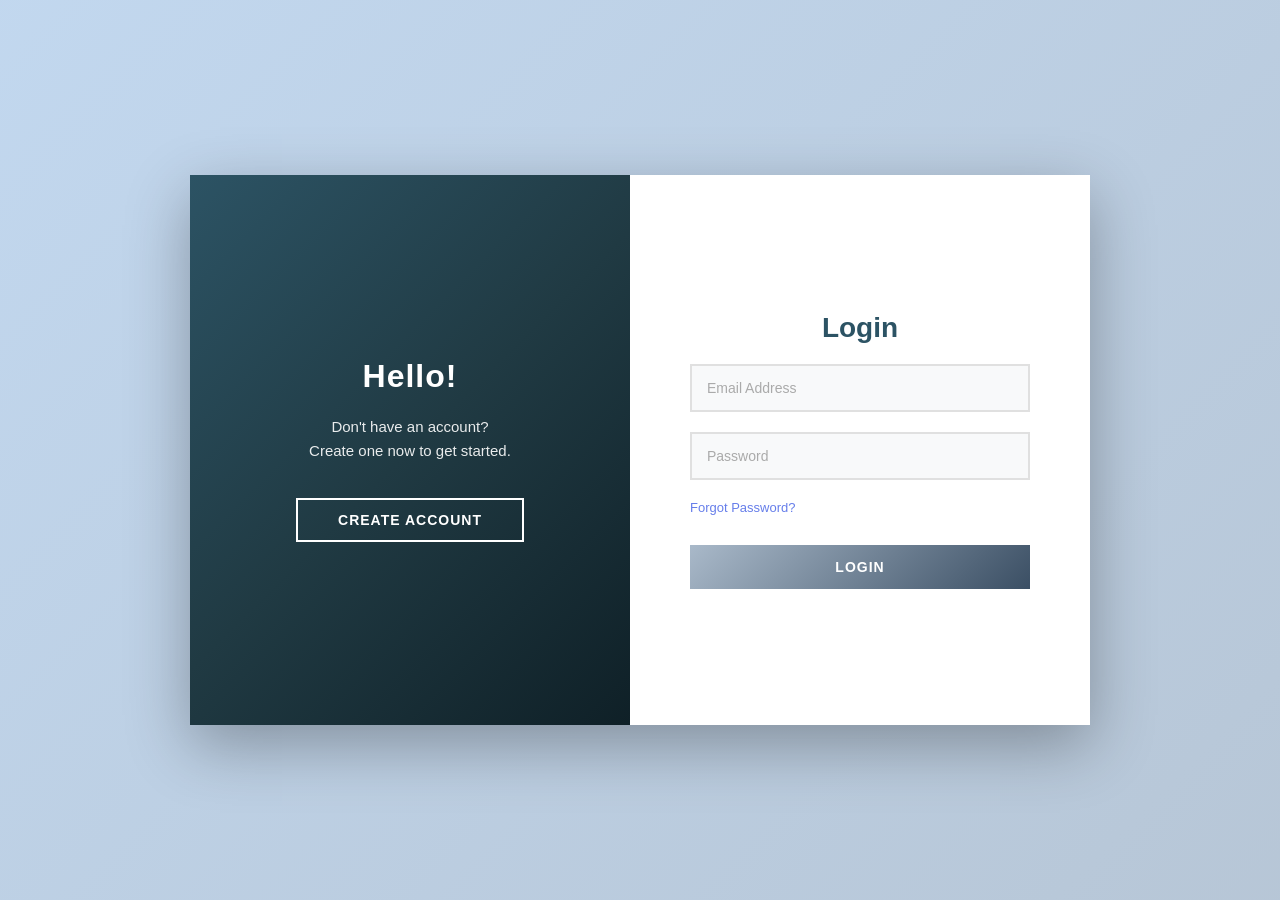
<file: signin.html>
<!DOCTYPE html>
<html lang="en" dir="ltr">
  <head>
    <meta charset="UTF-8" />
    <meta name="viewport" content="width=device-width, initial-scale=1.0" />
    <title>Login - SafeComply</title>
    <link rel="stylesheet" href="style.css" />
  </head>
  <body>
    <div class="login-container">
      <!-- Welcome Section (Left Side) -->
      <div class="welcome-section">
        <h1 class="welcome-title">Hello!</h1>
        <p class="welcome-text">
          Don't have an account?<br />Create one now to get started.
        </p>
        <button class="signin-btn" onclick="window.location.href='signup.html'">
          Create Account
        </button>
      </div>

      <!-- Login Section (Right Side) -->
      <div class="form-section">
        <h2 class="form-title">Login</h2>

        <form>
          <div class="form-group">
            <input
              type="email"
              class="form-input"
              placeholder="Email Address"
              required
            />
          </div>

          <div class="form-group">
            <input
              type="password"
              class="form-input"
              placeholder="Password"
              required
            />
          </div>

          <a href="#" class="forgot-password">Forgot Password?</a>

          <button type="submit" class="signup-btn">Login</button>
        </form>
      </div>

      <script>
        document
          .querySelector(".signup-btn")
          .addEventListener("click", function (e) {
            e.preventDefault();
            alert("Login successful!");
            window.location.href = "dashboard.html";
          });
      </script>
    </div>
  </body>
</html>
</file>
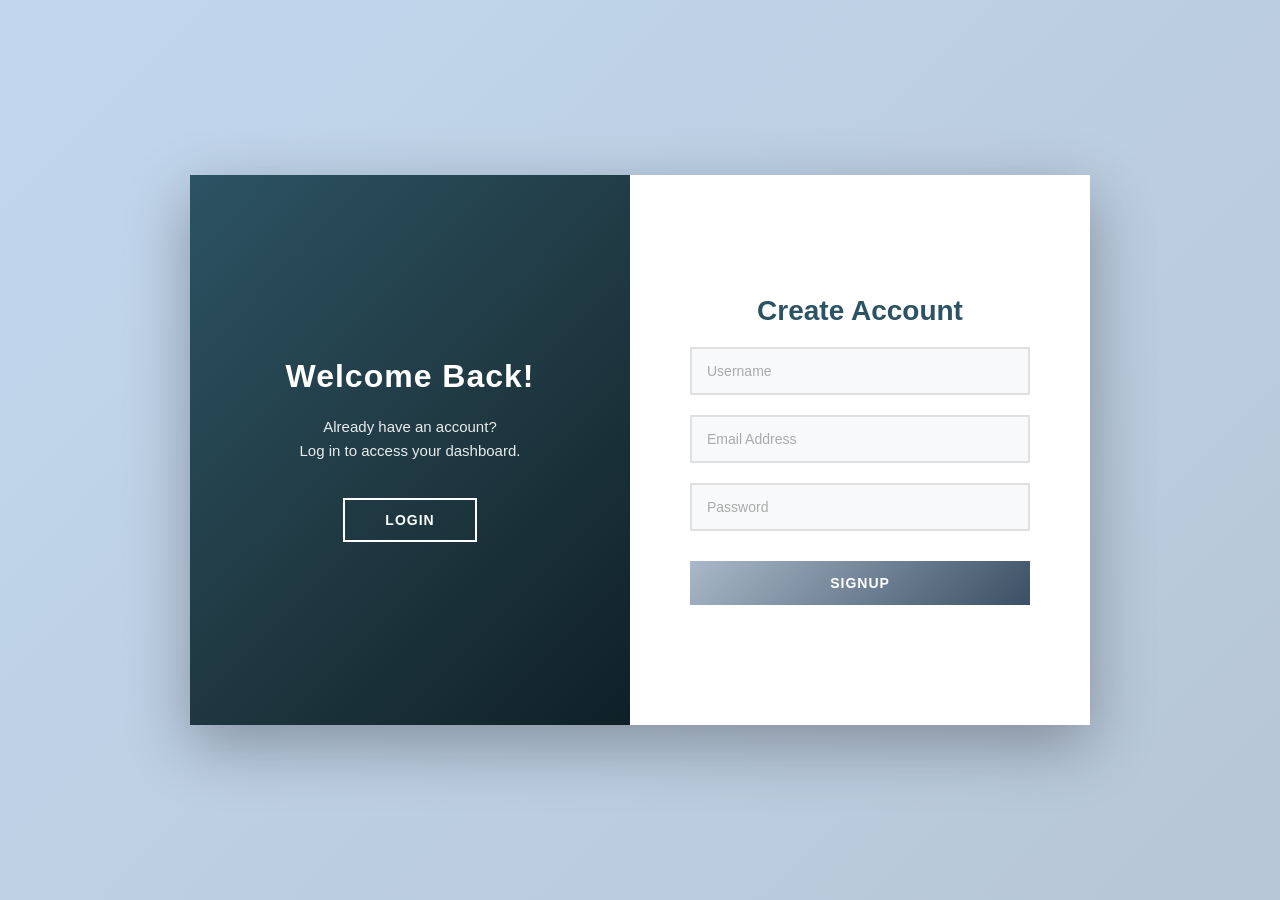
<file: Signup.html>
<!DOCTYPE html>
<html lang="en" dir="ltr">
  <head>
    <meta charset="UTF-8" />
    <meta name="viewport" content="width=device-width, initial-scale=1.0" />
    <title>Create Account - SafeComply</title>
    <link rel="stylesheet" href="style.css" />
  </head>
  <body>
    <div class="login-container">
      <!-- Welcome Section (Left Side) -->
      <div class="welcome-section">
        <h1 class="welcome-title">Welcome Back!</h1>
        <p class="welcome-text">
          Already have an account?<br />Log in to access your dashboard.
        </p>
        <button class="signin-btn" onclick="window.location.href='signin.html'">
          Login
        </button>
      </div>

      <!-- Signup Section (Right Side) -->
      <div class="form-section">
        <h2 class="form-title">Create Account</h2>

        <form>
          <div class="form-group">
            <input
              type="text"
              class="form-input"
              placeholder="Username"
              required
            />
          </div>

          <div class="form-group">
            <input
              type="email"
              class="form-input"
              placeholder="Email Address"
              required
            />
          </div>

          <div class="form-group">
            <input
              type="password"
              class="form-input"
              placeholder="Password"
              required
            />
          </div>

          <button type="submit" class="signup-btn">Signup</button>
        </form>
      </div>

      <script>
        document
          .querySelector(".signup-btn")
          .addEventListener("click", function (e) {
            e.preventDefault();
            alert("Account created successfully!");
            window.location.href = "dashboard.html";
          });
      </script>
    </div>
  </body>
</html>
</file>
<file: style.css>
* {
  margin: 0;
  padding: 0;
  box-sizing: border-box;
}

body {
  font-family: "Segoe UI", Tahoma, Geneva, Verdana, sans-serif;
  background: linear-gradient(135deg, #83afde7e 0%, #6d8cad7e 100%);
  min-height: 100vh;
  display: flex;
  align-items: center;
  justify-content: center;
  padding: 20px;
}

.login-container {
  display: flex;
  width: 900px;
  height: 550px;
  background: white;
  box-shadow: 0 20px 60px rgba(0, 0, 0, 0.3);
  overflow: hidden;
}

/* القسم الأيسر - الترحيب */
.welcome-section {
  flex: 1;
  background: linear-gradient(135deg, #2c5364 0%, #203a43 50%, #0f2027 100%);
  color: white;
  display: flex;
  flex-direction: column;
  align-items: center;
  justify-content: center;
  padding: 50px;
  text-align: center;
}

.welcome-title {
  font-size: 32px;
  font-weight: bold;
  margin-bottom: 20px;
  letter-spacing: 1px;
}

.welcome-text {
  font-size: 15px;
  line-height: 1.6;
  margin-bottom: 35px;
  opacity: 0.9;
  max-width: 280px;
}

.signin-btn {
  padding: 12px 40px;
  border: 2px solid white;
  background: transparent;
  color: white;
  font-size: 14px;
  font-weight: 600;
  cursor: pointer;
  transition: all 0.3s;
  text-transform: uppercase;
  letter-spacing: 1px;
}

.signin-btn:hover {
  background: white;
  color: #2c5364;
}

/* القسم الأيمن - التسجيل */
.form-section {
  flex: 1;
  padding: 50px 60px;
  display: flex;
  flex-direction: column;
  justify-content: center;
}

.form-title {
  font-size: 28px;
  font-weight: 600;
  color: #2c5364;
  margin-bottom: 20px;
  text-align: center;
}

.social-login {
  display: flex;
  gap: 15px;
  justify-content: center;
  margin-bottom: 15px;
}

.social-icon {
  width: 40px;
  height: 40px;
  border: 2px solid #ddd;
  display: flex;
  align-items: center;
  justify-content: center;
  cursor: pointer;
  transition: all 0.3s;
  font-size: 18px;
  color: #666;
}

.social-icon:hover {
  border-color: #667eea;
  color: #667eea;
}

.divider-text {
  text-align: center;
  color: #999;
  font-size: 13px;
  margin-bottom: 25px;
}

.form-group {
  margin-bottom: 20px;
  position: relative;
}

.input-icon {
  position: absolute;
  right: 15px;
  top: 50%;
  transform: translateY(-50%);
  color: #999;
  font-size: 16px;
}

.form-input {
  width: 100%;
  padding: 14px 45px 14px 15px;
  border: 2px solid #e0e0e0;
  font-size: 14px;
  transition: all 0.3s;
  background: #f8f9fa;
}

.form-input:focus {
  outline: none;
  border-color: #667eea;
  background: white;
}

.form-input::placeholder {
  color: #aaa;
}

.forgot-password {
  display: block;
  text-align: left;
  color: #667eea;
  font-size: 13px;
  text-decoration: none;
  margin-bottom: 20px;
  transition: color 0.3s;
}

.forgot-password:hover {
  color: #764ba2;
}

.signup-btn {
  width: 100%;
  padding: 14px;
  background: linear-gradient(135deg, #5171927e 0%, #3b4f64 100%);
  color: white;
  border: none;
  font-size: 14px;
  font-weight: 600;
  cursor: pointer;
  transition: all 0.3s;
  text-transform: uppercase;
  letter-spacing: 1px;
  margin-top: 10px;
}

.signup-btn:hover {
  transform: translateY(-2px);
  box-shadow: 0 5px 20px #667eea66;
}

/* للشاشات الصغيرة */
@media (max-width: 768px) {
  .login-container {
    flex-direction: column;
    height: auto;
    width: 100%;
    max-width: 450px;
  }

  .welcome-section {
    padding: 40px;
  }

  .form-section {
    padding: 40px 30px;
  }
}
</file>
